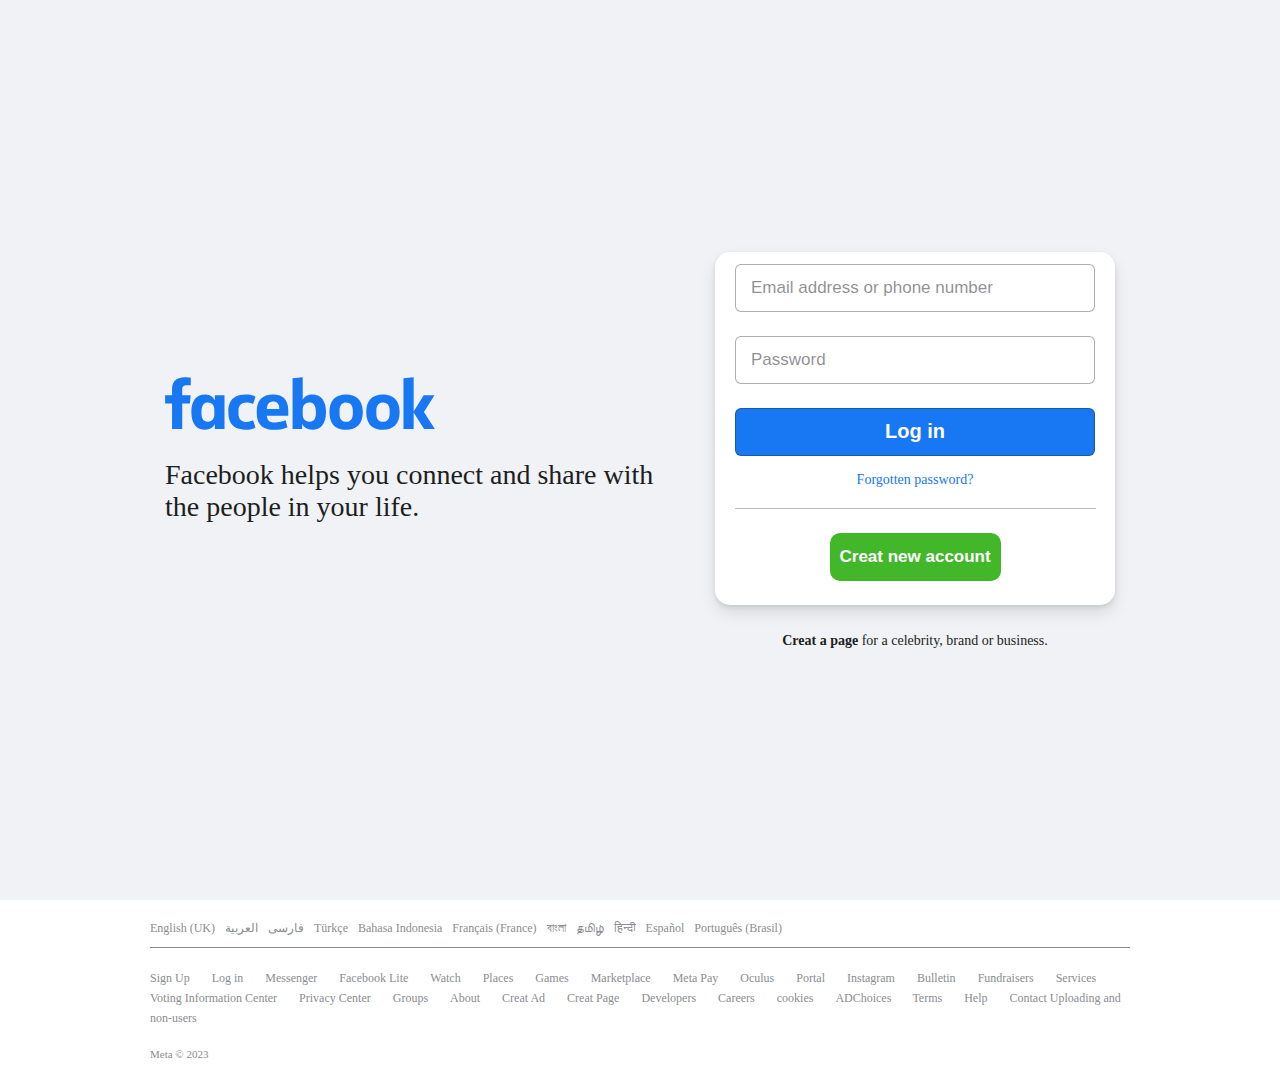
<file: index.html>
<!DOCTYPE html>
<html lang="en">

<head>
    <meta charset="UTF-8">
    <meta http-equiv="X-UA-Compatible" content="IE=edge">
    <meta name="viewport" content="width=device-width, initial-scale=1.0">
    <title>Facebook</title>
    <link rel="stylesheet" href="facebook.css">
    <link rel="stylesheet" href="https://cdnjs.cloudflare.com/ajax/libs/font-awesome/6.3.0/css/all.min.css"
        integrity="sha512-SzlrxWUlpfuzQ+pcUCosxcglQRNAq/DZjVsC0lE40xsADsfeQoEypE+enwcOiGjk/bSuGGKHEyjSoQ1zVisanQ=="
        crossorigin="anonymous" referrerpolicy="no-referrer" />
</head>

<body>
    <!--start main-->
    <main >
        <section class="container_1">
            <div class="left">
                <img src="Logo.svg" alt="">
                <p class="p_left">Facebook helps you connect and share with the people in your life.</p>
            </div>
            <div class="main_right">
                <div class="right">
                    <div class="top">
                        <form class="log_in" action="home.html" method="" id="form" onsubmit="return formValidate()">
                            <input type="text" name="" id="login_email" value=""
                                placeholder="Email address or phone number">
                            <small class="user_error" id="userError"></small>
                            <input type="password" name="" id="login_pass" value="" placeholder="Password">
                            <small class="pass_error" id="passError"></small>
                            <input type="submit" value="Log in">
                        </form>
                        <a href="" class="forgot">Forgotten password?</a>
                        <form id="no_refresh" action="" class="creat" onsubmit="return false">
                            <input id="creat_account" onclick="openPopUp()" type="submit" value="Creat new account">
                        </form>
                    </div>
                </div>
                <p class="p_left"><a href="">Creat a page</a> for a celebrity, brand or business.</p>
            </div>
        </section>
    </main>
    <!--end main-->
    <!--start footer-->
    <footer id="foot">
        <ul class="lang">
            <li><a href="">English (UK)</a></li>
            <li><a href="">العربية</a></li>
            <li><a href="">فارسى</a></li>
            <li><a href="">Türkçe</a></li>
            <li><a href="">Bahasa Indonesia</a></li>
            <li><a href="">Français (France)</a></li>
            <li><a href="">বাংলা</a></li>
            <li><a href="">தமிழ்</a></li>
            <li><a href="">हिन्दी</a></li>
            <li><a href="">Español</a></li>
            <li><a href="">Português (Brasil)</a></li>
        </ul>
        <div class="data">
            <a href="">Sign Up</a>
            <a href="">Log in</a>
            <a href="">Messenger</a>
            <a href="">Facebook Lite</a>
            <a href="">Watch</a>
            <a href="">Places</a>
            <a href="">Games</a>
            <a href="">Marketplace</a>
            <a href="">Meta Pay</a>
            <a href="">Oculus</a>
            <a href="">Portal</a>
            <a href="">Instagram</a>
            <a href="">Bulletin</a>
            <a href="">Fundraisers</a>
            <a href="">Services</a>
            <a href="">Voting Information Center</a>
            <a href="">Privacy Center</a>
            <a href="">Groups</a>
            <a href="">About</a>
            <a href="">Creat Ad</a>
            <a href="">Creat Page</a>
            <a href="">Developers</a>
            <a href="">Careers</a>
            <a href="">cookies</a>
            <a href="">ADChoices <i class="fa-brands fa-google-play"></i></a>
            <a href="">Terms</a>
            <a href="">Help</a>
            <a href="">Contact Uploading and non-users</a>
        </div>
        <p>Meta © 2023</p>
    </footer>
    <!--end footer-->
    <div id="popUp" class="window">
        <section class="sec_2" id="">
            <div class="popup">
                <div class="title">
                    <div class="title_top">
                        <p>Sign Up</p>
                        <i class="fa-solid fa-xmark" id="" onclick="closePopUp()"></i>
                    </div>
                    <p class="tit_p">It's quick and easy</p>
                </div>
                <form action="home.html" class="user_name" onsubmit="return signUpValidate()">
                    <div class="firstdata">
                        <div class="fone">
                            <input type="text" name="fname" id="firstname" placeholder="First name">
                            <small class="f_name" id="f_nameError"></small>
                        </div>
                        <div class="fone">
                            <input type="text" name="sname" id="surname" placeholder="Surname">
                            <small class="s_name" id="s_nameError"></small>
                        </div>
                    </div>
                    <div action="" class="user_data">
                        <input type="text" name="mob_ema" id="mob_mail" placeholder="Mobile number or email address">
                        <small id="mail_error"></small>
                        <input type="password" name="passw" id="pass" placeholder="New password">
                        <small id="pass_error"></small>
                    </div>
                    <p class="date_birth">Date of birth <i class="fa-solid fa-circle-question"></i></p>
                    <div action="" class="birth">
                        <!--select days-->
                        <select name="day" id="days">
                            <option value="">1</option>
                            <option value="">2</option>
                            <option value="">3</option>
                            <option value="">4</option>
                            <option value="">5</option>
                            <option value="">6</option>
                            <option value="">7</option>
                            <option value="">8</option>
                            <option value="">9</option>
                            <option value="">10</option>
                            <option value="">11</option>
                            <option value="">12</option>
                            <option value="">13</option>
                            <option value="">14</option>
                            <option value="">15</option>
                            <option value="">16</option>
                            <option value="">17</option>
                            <option value="">18</option>
                            <option value="">19</option>
                            <option value="">20</option>
                            <option value="">21</option>
                            <option value="">22</option>
                            <option value="">23</option>
                            <option value="">24</option>
                            <option value="">25</option>
                            <option value="">26</option>
                            <option value="">27</option>
                            <option value="">28</option>
                            <option value="">29</option>
                            <option value="">30</option>
                            <option value="">31</option>
                        </select>
                        <!--select months-->
                        <select name="month" id="months">
                            <option value="">January</option>
                            <option value="">February</option>
                            <option value="">March</option>
                            <option value="">April</option>
                            <option value="">May</option>
                            <option value="">June</option>
                            <option value="">July</option>
                            <option value="">August</option>
                            <option value="">September</option>
                            <option value="">October</option>
                            <option value="">November </option>
                            <option value="">December</option>
                        </select>

                        <!--select years-->
                        <select name="year" id="years">
                            <option value="">2023</option>
                            <option value="">2022</option>
                            <option value="">2021</option>
                            <option value="">2020</option>
                            <option value="">2019</option>
                            <option value="">2018</option>
                            <option value="">2017</option>
                            <option value="">2016</option>
                            <option value="">2015</option>
                            <option value="">2014</option>
                            <option value="">2013</option>
                            <option value="">2012</option>
                            <option value="">2011</option>
                            <option value="">2010</option>
                            <option value="">2009</option>
                            <option value="">2008</option>
                            <option value="">2007</option>
                            <option value="">2006</option>
                            <option value="">2005</option>
                            <option value="">2004</option>
                        </select>
                    </div>
                    <p class="date_birth">Gender <i class="fa-solid fa-circle-question"></i></p>
                    <div class="gender">
                        <div class="allgend">
                            <label for="fema">Female</label>
                            <input type="radio" name="gend" id="fema">
                        </div>
                        <div class="allgend">
                            <label for="mal">Male</label>
                            <input type="radio" name="gend" id="mal">
                        </div>
                        <div class="allgend">
                            <label for="cust">Custom</label>
                            <input type="radio" name="gend" id="cust">
                        </div>
                    </div>
                    <p class="lower">People who use our service may have uploaded your contact information to Facebook.
                        <a href=""> Learn more.</a></p>
                    <p class="lower">By clicking Sign Up, you agree to our <a href="">Terms,</a><a href="">Privacy
                            Policy</a> and <a href="">Cookies Policy.</a> You may receive SMS notifications from us and
                        can opt out at any time</p>
                    <div class="sign_up">
                        <input type="submit" value="Sign Up">
                    </div>
                </form>
            </div>
        </section>
    </div>
    <script src="facebook.js"></script>
</body>

</html>
</file>
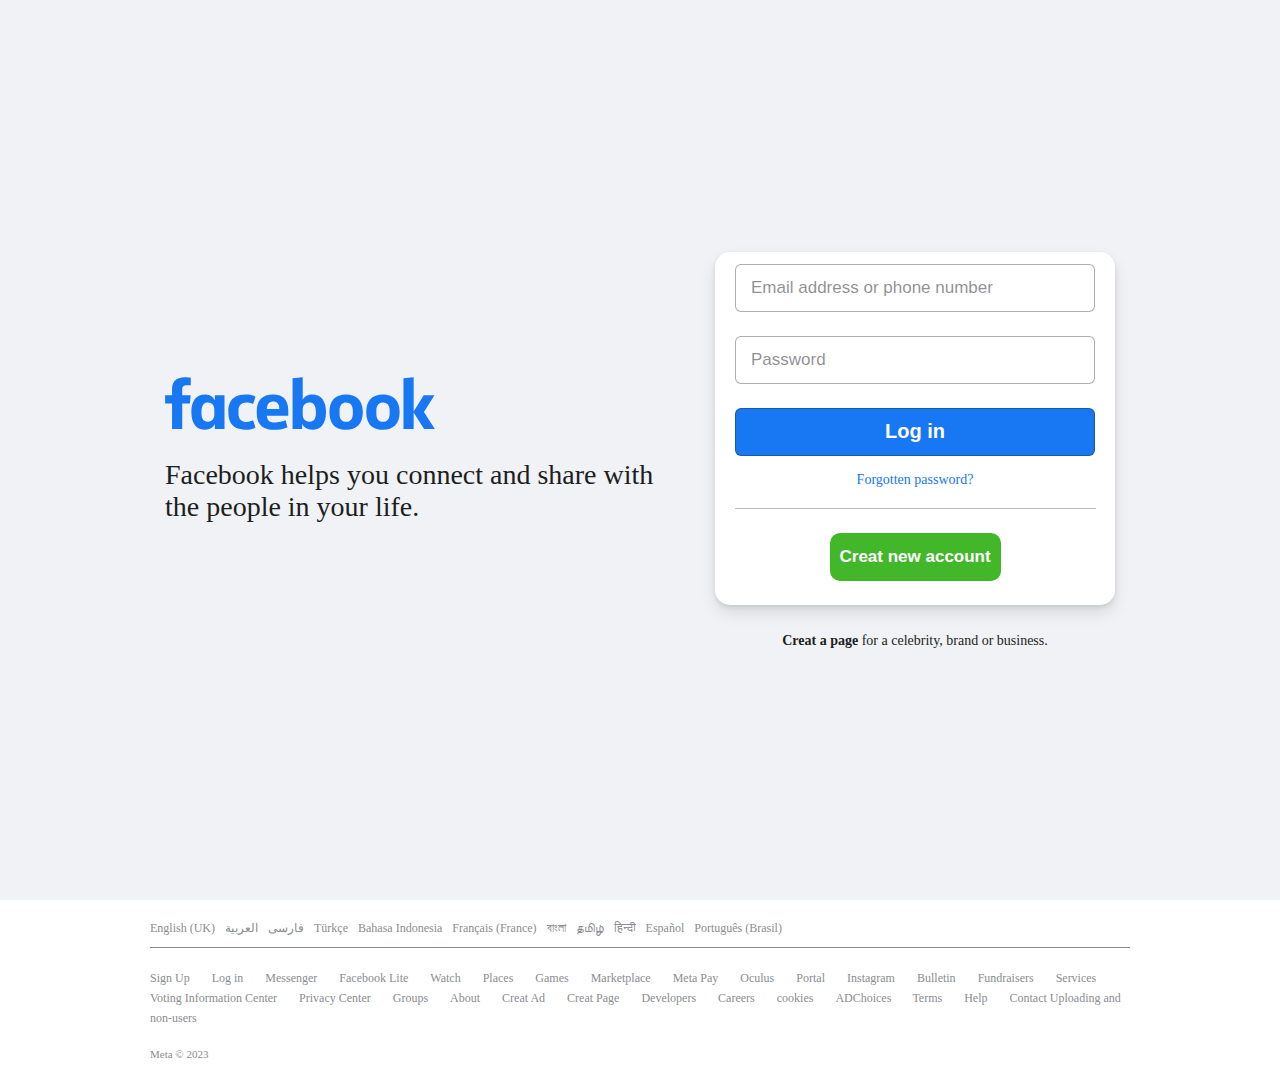
<file: facebook.html>
<!DOCTYPE html>
<html lang="en">

<head>
    <meta charset="UTF-8">
    <meta http-equiv="X-UA-Compatible" content="IE=edge">
    <meta name="viewport" content="width=device-width, initial-scale=1.0">
    <title>Facebook</title>
    <link rel="stylesheet" href="facebook.css">
    <link rel="stylesheet" href="https://cdnjs.cloudflare.com/ajax/libs/font-awesome/6.3.0/css/all.min.css"
        integrity="sha512-SzlrxWUlpfuzQ+pcUCosxcglQRNAq/DZjVsC0lE40xsADsfeQoEypE+enwcOiGjk/bSuGGKHEyjSoQ1zVisanQ=="
        crossorigin="anonymous" referrerpolicy="no-referrer" />
</head>

<body>
    <!--start main-->
    <main >
        <section class="container_1">
            <div class="left">
                <img src="Logo.svg" alt="">
                <p class="p_left">Facebook helps you connect and share with the people in your life.</p>
            </div>
            <div class="main_right">
                <div class="right">
                    <div class="top">
                        <form class="log_in" action="home.html" method="" id="form" onsubmit="return formValidate()">
                            <input type="text" name="" id="login_email" value=""
                                placeholder="Email address or phone number">
                            <small class="user_error" id="userError"></small>
                            <input type="password" name="" id="login_pass" value="" placeholder="Password">
                            <small class="pass_error" id="passError"></small>
                            <input type="submit" value="Log in">
                        </form>
                        <a href="" class="forgot">Forgotten password?</a>
                        <form id="no_refresh" action="" class="creat" onsubmit="return false">
                            <input id="creat_account" onclick="openPopUp()" type="submit" value="Creat new account">
                        </form>
                    </div>
                </div>
                <p class="p_left"><a href="">Creat a page</a> for a celebrity, brand or business.</p>
            </div>
        </section>
    </main>
    <!--end main-->
    <!--start footer-->
    <footer id="foot">
        <ul class="lang">
            <li><a href="">English (UK)</a></li>
            <li><a href="">العربية</a></li>
            <li><a href="">فارسى</a></li>
            <li><a href="">Türkçe</a></li>
            <li><a href="">Bahasa Indonesia</a></li>
            <li><a href="">Français (France)</a></li>
            <li><a href="">বাংলা</a></li>
            <li><a href="">தமிழ்</a></li>
            <li><a href="">हिन्दी</a></li>
            <li><a href="">Español</a></li>
            <li><a href="">Português (Brasil)</a></li>
        </ul>
        <div class="data">
            <a href="">Sign Up</a>
            <a href="">Log in</a>
            <a href="">Messenger</a>
            <a href="">Facebook Lite</a>
            <a href="">Watch</a>
            <a href="">Places</a>
            <a href="">Games</a>
            <a href="">Marketplace</a>
            <a href="">Meta Pay</a>
            <a href="">Oculus</a>
            <a href="">Portal</a>
            <a href="">Instagram</a>
            <a href="">Bulletin</a>
            <a href="">Fundraisers</a>
            <a href="">Services</a>
            <a href="">Voting Information Center</a>
            <a href="">Privacy Center</a>
            <a href="">Groups</a>
            <a href="">About</a>
            <a href="">Creat Ad</a>
            <a href="">Creat Page</a>
            <a href="">Developers</a>
            <a href="">Careers</a>
            <a href="">cookies</a>
            <a href="">ADChoices <i class="fa-brands fa-google-play"></i></a>
            <a href="">Terms</a>
            <a href="">Help</a>
            <a href="">Contact Uploading and non-users</a>
        </div>
        <p>Meta © 2023</p>
    </footer>
    <!--end footer-->
    <div id="popUp" class="window">
        <section class="sec_2" id="">
            <div class="popup">
                <div class="title">
                    <div class="title_top">
                        <p>Sign Up</p>
                        <i class="fa-solid fa-xmark" id="" onclick="closePopUp()"></i>
                    </div>
                    <p class="tit_p">It's quick and easy</p>
                </div>
                <form action="home.html" class="user_name" onsubmit="return signUpValidate()">
                    <div class="firstdata">
                        <div class="fone">
                            <input type="text" name="fname" id="firstname" placeholder="First name">
                            <small class="f_name" id="f_nameError"></small>
                        </div>
                        <div class="fone">
                            <input type="text" name="sname" id="surname" placeholder="Surname">
                            <small class="s_name" id="s_nameError"></small>
                        </div>
                    </div>
                    <div action="" class="user_data">
                        <input type="text" name="mob_ema" id="mob_mail" placeholder="Mobile number or email address">
                        <small id="mail_error"></small>
                        <input type="password" name="passw" id="pass" placeholder="New password">
                        <small id="pass_error"></small>
                    </div>
                    <p class="date_birth">Date of birth <i class="fa-solid fa-circle-question"></i></p>
                    <div action="" class="birth">
                        <!--select days-->
                        <select name="day" id="days">
                            <option value="">1</option>
                            <option value="">2</option>
                            <option value="">3</option>
                            <option value="">4</option>
                            <option value="">5</option>
                            <option value="">6</option>
                            <option value="">7</option>
                            <option value="">8</option>
                            <option value="">9</option>
                            <option value="">10</option>
                            <option value="">11</option>
                            <option value="">12</option>
                            <option value="">13</option>
                            <option value="">14</option>
                            <option value="">15</option>
                            <option value="">16</option>
                            <option value="">17</option>
                            <option value="">18</option>
                            <option value="">19</option>
                            <option value="">20</option>
                            <option value="">21</option>
                            <option value="">22</option>
                            <option value="">23</option>
                            <option value="">24</option>
                            <option value="">25</option>
                            <option value="">26</option>
                            <option value="">27</option>
                            <option value="">28</option>
                            <option value="">29</option>
                            <option value="">30</option>
                            <option value="">31</option>
                        </select>
                        <!--select months-->
                        <select name="month" id="months">
                            <option value="">January</option>
                            <option value="">February</option>
                            <option value="">March</option>
                            <option value="">April</option>
                            <option value="">May</option>
                            <option value="">June</option>
                            <option value="">July</option>
                            <option value="">August</option>
                            <option value="">September</option>
                            <option value="">October</option>
                            <option value="">November </option>
                            <option value="">December</option>
                        </select>

                        <!--select years-->
                        <select name="year" id="years">
                            <option value="">2023</option>
                            <option value="">2022</option>
                            <option value="">2021</option>
                            <option value="">2020</option>
                            <option value="">2019</option>
                            <option value="">2018</option>
                            <option value="">2017</option>
                            <option value="">2016</option>
                            <option value="">2015</option>
                            <option value="">2014</option>
                            <option value="">2013</option>
                            <option value="">2012</option>
                            <option value="">2011</option>
                            <option value="">2010</option>
                            <option value="">2009</option>
                            <option value="">2008</option>
                            <option value="">2007</option>
                            <option value="">2006</option>
                            <option value="">2005</option>
                            <option value="">2004</option>
                        </select>
                    </div>
                    <p class="date_birth">Gender <i class="fa-solid fa-circle-question"></i></p>
                    <div class="gender">
                        <div class="allgend">
                            <label for="fema">Female</label>
                            <input type="radio" name="gend" id="fema">
                        </div>
                        <div class="allgend">
                            <label for="mal">Male</label>
                            <input type="radio" name="gend" id="mal">
                        </div>
                        <div class="allgend">
                            <label for="cust">Custom</label>
                            <input type="radio" name="gend" id="cust">
                        </div>
                    </div>
                    <p class="lower">People who use our service may have uploaded your contact information to Facebook.
                        <a href=""> Learn more.</a></p>
                    <p class="lower">By clicking Sign Up, you agree to our <a href="">Terms,</a><a href="">Privacy
                            Policy</a> and <a href="">Cookies Policy.</a> You may receive SMS notifications from us and
                        can opt out at any time</p>
                    <div class="sign_up">
                        <input type="submit" value="Sign Up">
                    </div>
                </form>
            </div>
        </section>
    </div>
    <script src="facebook.js"></script>
</body>

</html>
</file>
<file: facebook.css>
@font-face {
    Font-Family: "SF Pro Display Regular";
    src: url(fonts/FontsFree-Net-SFProDisplay-Regular.ttf),
        format("truetype/.ttf")
}

* {
    box-sizing: border-box;
    margin: 0;
    padding: 0;
}

body {
    position: relative;
}

main {
    height: 78vh;
    background-color: #F0F2F5;
}

main .container_1 {
    height: 100%;
    width: 980px;
    margin: 0 auto;
    display: flex;
    justify-content: space-around;
    align-items: center;
}

main .container_1 .left {
    width: 50%;
}

main .container_1 .left img {
    width: 270px;
}

main .container_1 .left .p_left {
    font-size: 28px;
    color: #1c1e21;
    margin-top: 25px;
}

main .container_1 .main_right {
    width: 40%;
}

main .container_1 .right {
    width: 100%;
    background-color: white;
    box-shadow: rgba(0, 0, 0, 0.1) 0px 2px 4px 0px, rgba(0, 0, 0, 0.1) 0px 8px 16px 0px;
    border-radius: 15px;
    display: flex;
    flex-direction: column;
    align-items: center;
}

main .container_1 .right .top {
    width: 95%;
}

main .container_1 .right .log_in {
    display: flex;
    flex-direction: column;
}

main .container_1 .right .log_in input {
    height: 48px;
    outline: none;
    border-style: none;
    border: 1px solid hsla(220, 17%, 14%, 0.37);
    border-radius: 6px;
    margin: 12px 10px;
    font-size: 17px;
    padding-left: 15px;
}

main .container_1 .right .log_in input::placeholder {
    color: #1d212981;
}

main .container_1 .right .log_in [type="text"]:focus,
main .container_1 .right .log_in [type="password"]:focus {
    border-color: #1877f2;
}

main .container_1 .right .log_in [type="submit"] {
    background-color: #1877f2;
    color: white;
    font-size: 20px;
    font-weight: bold;
    margin-bottom: 16px;
    text-align: center;
    padding: 0;
}

main .container_1 .right .log_in [type="submit"]:hover {
    background-color: #166fe5;
    cursor: pointer;
}

.user_error,
.pass_error {
    padding-left: 15px;
    color: red;
}

main .container_1 .right .top a {
    display: block;
    width: 95%;
    text-align: center;
    margin: 0 auto 20px auto;
    padding-bottom: 20px;
    font-size: 14px;
    text-decoration: none;
    color: #1877f2;
    border-bottom: 1px solid #1c1e214f;

}

main .container_1 .right .top a:hover {
    text-decoration: underline;
}

main .container_1 .right .creat {
    width: 45%;
    margin: 24px auto;
}

main .container_1 .right .creat input {
    width: 100%;
    height: 48px;
    background-color: #42b72a;
    outline: none;
    border-style: none;
    color: white;
    font-size: 17px;
    font-weight: bold;
    border-radius: 10px;
    padding: 10px;
}

main .container_1 .right .creat input:hover {
    background-color: #36a420;
    cursor: pointer;
}

main .container_1 .main_right p {
    font-size: 14px;
    text-align: center;
    color: #1c1e21;
    margin-top: 28px;
}

main .container_1 .main_right p a {
    text-decoration: none;
    font-weight: bold;
    color: #1c1e21;
}

footer ul {
    width: 980px;
    margin: 20px auto;
    list-style-type: none;
    display: flex;
    justify-content: flex-start;
    border-bottom: 1px solid #8a8d91;
}

footer ul li {
    font-size: 12px;
    padding: 1px 10px 1px 0;
    margin-bottom: 10px;
}

footer ul li a {
    color: #8a8d91;
    text-decoration: none;
}

footer .data {
    width: 980px;
    margin: 20px auto;
}

footer .data a {
    font-size: 12px;
    color: #8a8d91;
    text-decoration: none;
    padding: 1px 18px 1px 0;
    line-height: 19px;
}

footer p {
    width: 980px;
    margin: 0 auto 20px auto;
    font-size: 11px;
    color: #8a8d91;
}

/*     Section 2 Popup     */
.window {
    display: none;
}

.sec_2 {
    position: absolute;
    top: 0;
    left: 0;
    right: 0;
    bottom: 0;
    height: 100vh;
    background-color: rgba(255, 255, 255, 0.75);
    display: flex;
    justify-content: center;
    align-items: center;
}

.sec_2 .popup {
    width: 423px;
    background-color: white;
    border-radius: 8px;
    box-shadow: rgba(0, 0, 0, 0.1) 0px 2px 4px 0px, rgba(0, 0, 0, 0.1) 0px 8px 16px 0px;
}

.sec_2 .popup .title {
    border-bottom: 1px solid #8a8d91;
}

.sec_2 .popup .title_top {
    display: flex;
    justify-content: space-between;
    align-items: center;
    padding: 10px 10px 5px 10px;
}

.sec_2 .popup .title_top p {
    font-size: 32px;
    color: #1c1e21;
    font-weight: bold;
}

.sec_2 .popup .title_top .fa-xmark {
    font-size: 24px;
    color: #1c1e21a8;
}

.sec_2 .popup .title .tit_p {
    font-size: 15px;
    color: #606770;
    padding: 0 10px 10px 10px;
}

.sec_2 .popup .user_name {
    margin-top: 16px;
    display: flex;
    flex-direction: column;
    justify-content: space-around;
}

.sec_2 .popup .user_name .firstdata {
    display: flex;
    justify-content: space-around;
}

.sec_2 .popup .user_name .firstdata .fone {
    width: 45%;
    display: flex;
    flex-direction: column;
}

.sec_2 .popup .user_name .firstdata .fone small {
    padding: 10px 0 0 0;
    color: red;
}

.sec_2 .popup .firstdata [type="text"] {
    width: 100%;
    height: 40px;
    background-color: #F5F6F7;
    border-radius: 5px;
    outline: none;
    border-style: none;
    border: 1px solid rgba(138, 141, 145, 0.50);
}

.sec_2 .popup .user_name input::placeholder {
    font-size: 15px;
    color: rgba(28, 30, 33, 0.7);
    padding-left: 10px;
}

.sec_2 .popup .user_data {

    display: flex;
    flex-direction: column;
    align-items: center;
}

.sec_2 .popup .user_data input {
    width: 95%;
    height: 40px;
    background-color: #F5F6F7;
    border-radius: 5px;
    margin-top: 10px;
    outline: none;
    border-style: none;
    border: 1px solid rgba(138, 141, 145, 0.50);
}

.sec_2 .popup .user_data input::placeholder {
    font-size: 15px;
    color: rgba(28, 30, 33, 0.7);
    padding-left: 10px;
}

.sec_2 .popup .user_data small {
    align-self: flex-start;
    color: red;
    padding: 5px 0 0 10px;
}

.sec_2 .popup .date_birth {
    margin: 15px 0px 5px 10px;
    font-size: 12px;
    color: #606770;
}

.sec_2 .popup .birth {
    display: flex;
    justify-content: space-around;
}

.sec_2 .popup .birth select {
    width: 28%;
    height: 36px;
    font-size: 15px;
    color: #1c1e21;
    margin-top: 0px;
    border-radius: 5px;
    outline: none;
    border-style: none;
    border: 1px solid rgba(138, 141, 145, 0.50);
}

.sec_2 .popup .gender {
    display: flex;
    justify-content: space-around;
}

.sec_2 .popup .gender .allgend {
    width: 28%;
    height: 36px;
    font-size: 15px;
    color: #1c1e21;
    margin-top: 0px;
    border-radius: 5px;
    outline: none;
    border-style: none;
    border: 1px solid rgba(138, 141, 145, 0.50);
    display: flex;
    justify-content: space-between;
    align-items: center;
    padding: 5px;
}

.sec_2 .popup .lower {
    font-size: 11px;
    color: #777777;
    margin: 10px 0 20px 10px;
}

.sec_2 .popup .lower a {
    text-decoration: none;
    color: #385898;
}

.sec_2 .popup .lower a:hover {
    text-decoration: underline;
}

.sec_2 .popup .sign_up {
    width: 100%;
    display: flex;
    justify-content: center;
}

.sec_2 .popup .sign_up input {
    width: 194px;
    height: 36px;
    border-radius: 5px;
    outline: none;
    border-style: none;
    background-color: #00a400;
    margin-bottom: 26px;
    font-size: 18px;
    font-weight: bold;
    color: white;
}




/* Media queriey */

@media (min-width:600px) and (max-width:1367px) {
    main {
        height: 100vh;
    }

    main .container_1 {
        height: 100%;
        width: 1000px;
    }
}
</file>
